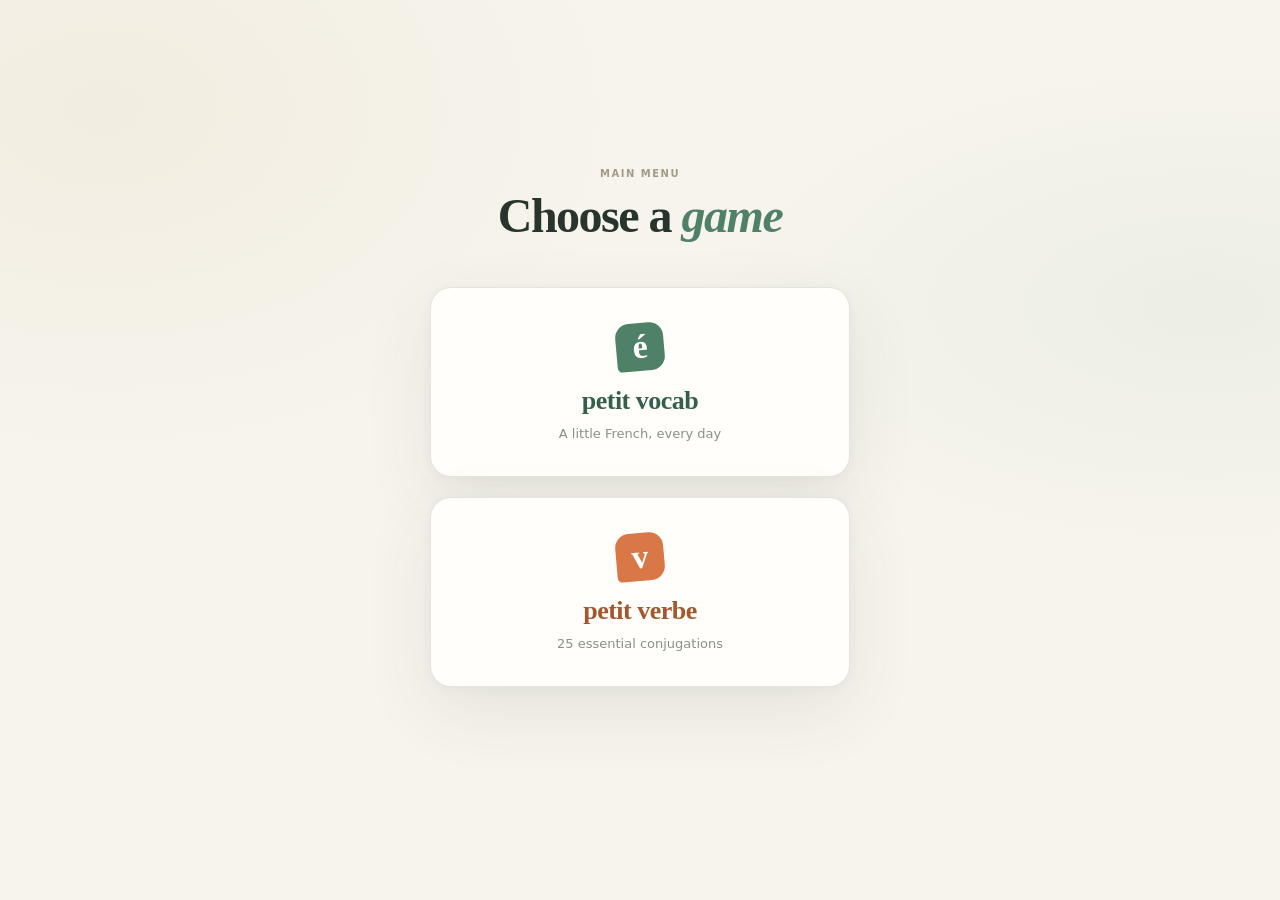
<file: index.html>
<!doctype html>
<html lang="en">
<head>
  <meta charset="utf-8">
  <meta name="viewport" content="width=device-width, initial-scale=1">
  <meta name="theme-color" content="#f7f4ed">
  <meta name="description" content="Main menu">
  <title>Menu</title>
  <style>
    :root {
      color-scheme: light;
      --ink: #27352d;
      --muted: #849087;
      --paper: #f7f4ed;
      --card: #fffefa;
      
      /* petit vocab theme */
      --green: #4f8068;
      --green-dark: #355f4a;
      
      /* petit verbe theme */
      --orange: #d97746;
      --orange-dark: #a6562e;
      
      --shadow: 0 24px 70px rgba(52, 65, 53, .09), 0 3px 12px rgba(52, 65, 53, .04);
    }

    * { box-sizing: border-box; }

    body {
      min-width: 320px;
      min-height: 100vh;
      margin: 0;
      color: var(--ink);
      background:
        radial-gradient(ellipse at 8% 12%, rgba(225, 216, 187, .25), transparent 32%),
        radial-gradient(ellipse at 94% 34%, rgba(207, 224, 208, .27), transparent 30%),
        var(--paper);
      font-family: 'DM Sans', ui-rounded, system-ui, -apple-system, BlinkMacSystemFont, 'Segoe UI', sans-serif;
      display: flex;
      align-items: center;
      justify-content: center;
    }

    .menu-screen {
      width: min(100% - 40px, 420px);
      text-align: center;
      padding-bottom: 5vh;
    }

    .eyebrow {
      margin: 0 0 12px;
      color: #a19b88;
      font-size: 10px;
      font-weight: 800;
      letter-spacing: 1.5px;
    }

    h1 {
      margin: 0 0 45px;
      font-family: 'Playfair Display', Georgia, serif;
      font-size: clamp(38px, 7vw, 48px);
      line-height: 1.05;
      letter-spacing: -1.5px;
      font-weight: 700;
    }

    h1 span {
      color: var(--green);
      font-style: italic;
    }

    .menu-options {
      display: flex;
      flex-direction: column;
      gap: 20px;
    }

    .level-btn {
      padding: 35px 20px;
      display: flex;
      flex-direction: column;
      align-items: center;
      justify-content: center;
      gap: 10px;
      border: 1px solid rgba(227, 226, 215, .9);
      border-radius: 21px;
      background: var(--card);
      box-shadow: var(--shadow);
      text-decoration: none;
      transition: transform .2s, border-color .2s, box-shadow .2s;
    }

    .level-btn:hover {
      transform: translateY(-5px);
      border-color: var(--green);
      box-shadow: 0 32px 80px rgba(52, 65, 53, .12), 0 5px 15px rgba(52, 65, 53, .05);
    }
    
    .level-btn.orange:hover {
      border-color: var(--orange);
      box-shadow: 0 32px 80px rgba(166, 86, 46, .12), 0 5px 15px rgba(166, 86, 46, .05);
    }

    .brand-mark {
      width: 48px;
      height: 48px;
      display: flex;
      align-items: center;
      justify-content: center;
      margin-bottom: 5px;
      border-radius: 14px 14px 14px 5px;
      color: white;
      background: var(--green);
      font-family: 'Playfair Display', Georgia, serif;
      font-size: 34px;
      font-weight: 700;
      transform: rotate(-5deg);
    }
    
    .level-btn.orange .brand-mark {
      background: var(--orange);
    }

    .level-btn strong {
      font-size: 26px;
      color: var(--green-dark);
      font-family: 'Playfair Display', Georgia, serif;
      letter-spacing: -0.5px;
    }
    
    .level-btn.orange strong {
      color: var(--orange-dark);
    }

    .level-btn span {
      font-size: 13px;
      color: #899188;
    }

    @media (max-width: 480px) {
      .level-btn { padding: 30px 20px; }
      .brand-mark { width: 42px; height: 42px; font-size: 28px; }
      .level-btn strong { font-size: 22px; }
    }
  </style>
</head>
<body>
  <main class="menu-screen">
    <p class="eyebrow">MAIN MENU</p>
    <h1>Choose a <span>game</span></h1>
    
    <div class="menu-options">
      <a href="petit_vocab/" class="level-btn" aria-label="Play petit vocab">
        <div class="brand-mark" aria-hidden="true">é</div>
        <strong>petit vocab</strong>
        <span>A little French, every day</span>
      </a>
      
      <a href="petit_verbe/" class="level-btn orange" aria-label="Play petit verbe">
        <div class="brand-mark" aria-hidden="true">v</div>
        <strong>petit verbe</strong>
        <span>25 essential conjugations</span>
      </a>
    </div>
  </main>
</body>
</html>
</file>
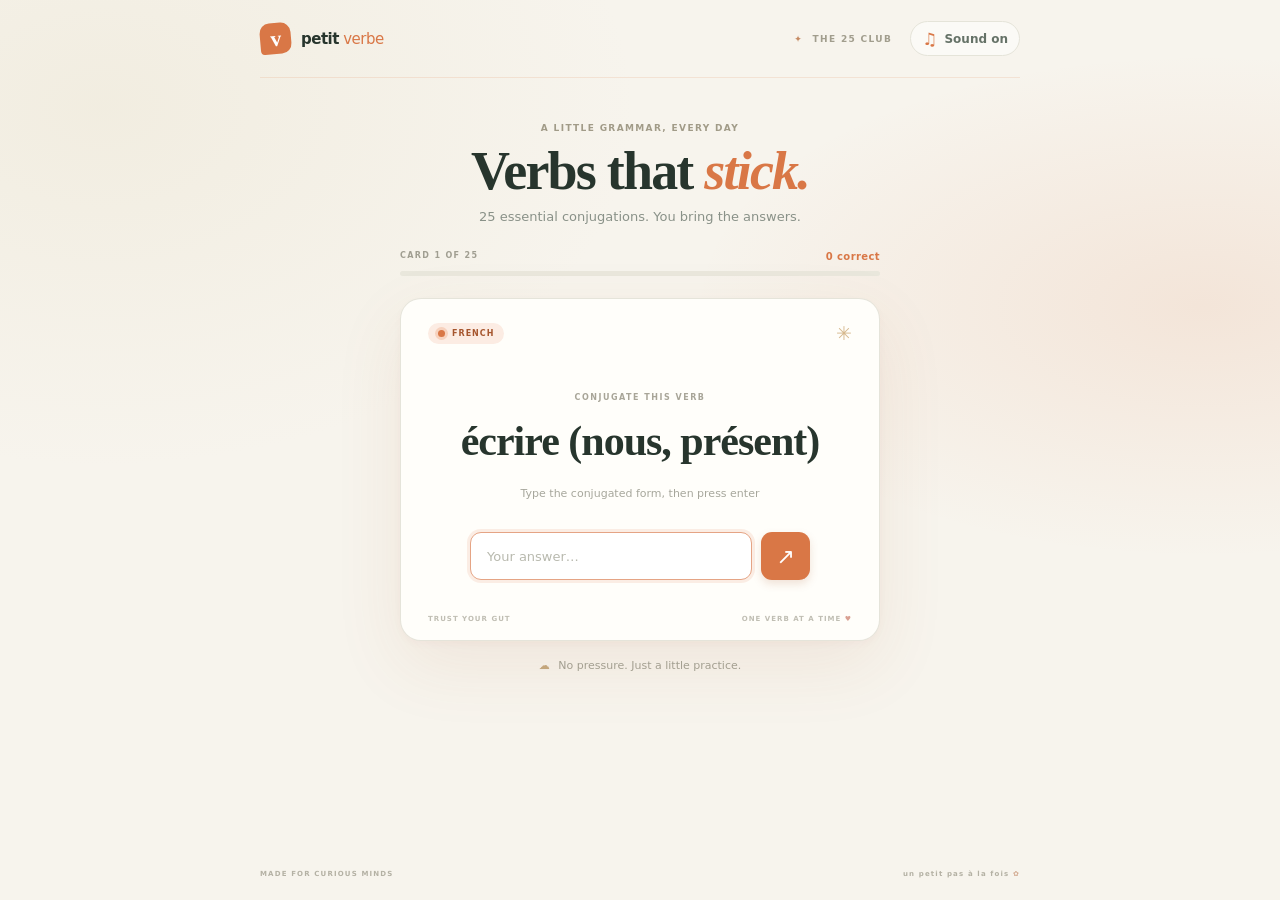
<file: petit_verbe/index.html>
<!doctype html>
<html lang="en">
<head>
  <meta charset="utf-8">
  <meta name="viewport" content="width=device-width, initial-scale=1">
  <meta name="theme-color" content="#f7f4ed">
  <meta name="description" content="A cozy little French conjugation game. Practice essential French verbs.">
  <title>French Verbs — a little conjugation game</title>
  <link rel="stylesheet" href="style.css">
  <script src="script.js" defer></script>
</head>
<body>
  <main class="app-shell">
    <header class="topbar">
      <a class="brand" href="./" aria-label="French verbs home">
        <span class="brand-mark" aria-hidden="true">v</span>
        <span>petit<span class="brand-light"> verbe</span></span>
      </a>
      <div class="topbar-right">
        <span class="daily-tag"><span aria-hidden="true">✦</span> THE 25 CLUB</span>
        <button class="mute-button" id="mute-button" type="button" aria-label="Mute sounds" aria-pressed="false">
          <span aria-hidden="true">♫</span><span class="mute-label">Sound on</span>
        </button>
      </div>
    </header>

    <section class="intro" aria-labelledby="page-title">
      <p class="eyebrow">A LITTLE GRAMMAR, EVERY DAY</p>
      <h1 id="page-title">Verbs that <span>stick.</span></h1>
      <p class="subtitle">25 essential conjugations. You bring the answers.</p>
    </section>

    <!-- Game Screen -->
    <section class="game-screen" id="game-screen" aria-label="French conjugation game">
      <div class="progress-area" aria-label="Game progress">
        <div class="progress-meta">
          <span id="progress-text">CARD 1 OF 25</span>
          <span id="score-text">0 correct</span>
        </div>
        <div class="progress-track" role="progressbar" aria-label="Cards completed" aria-valuemin="0" aria-valuemax="25" aria-valuenow="0">
          <div class="progress-fill" id="progress-fill"></div>
        </div>
      </div>
      
      <div class="card-wrap">
        <article class="flashcard" id="flashcard">
          <div class="card-topline">
            <span class="language-pill"><span class="flag-dot" aria-hidden="true"></span> FRENCH</span>
            <span class="card-sparkle" aria-hidden="true">✳</span>
          </div>
          <div class="word-stage">
            <p class="prompt-label">CONJUGATE THIS VERB</p>
            <h2 id="french-word">aller (tu, présent)</h2>
            <p class="tiny-hint">Type the conjugated form, then press enter</p>
          </div>
          <form class="answer-form" id="answer-form" autocomplete="off">
            <label class="sr-only" for="answer-input">French conjugation</label>
            <input id="answer-input" name="answer" type="text" placeholder="Your answer…" autocapitalize="off" spellcheck="false" required>
            <button id="submit-button" class="submit-button" type="submit" aria-label="Check answer">
              <span aria-hidden="true">↗</span>
            </button>
          </form>
          <div class="feedback" id="feedback" role="status" aria-live="polite"></div>
          <p class="correct-answer" id="correct-answer" aria-live="polite"></p>
          <div class="card-footer"><span>TRUST YOUR GUT</span><span>ONE VERB AT A TIME <span aria-hidden="true">♥</span></span></div>
        </article>
      </div>
      <p class="under-card-note"><span aria-hidden="true">☁</span> No pressure. Just a little practice.</p>
    </section>

    <!-- Results Screen -->
    <section class="results-screen" id="results-screen" aria-labelledby="results-title" hidden>
      <div class="results-heading">
        <div class="result-flower" aria-hidden="true">✿</div>
        <p class="eyebrow">YOU MADE IT THROUGH ALL 25</p>
        <h2 id="results-title">Très bien!</h2>
        <p class="results-subtitle">Every verb practiced is a little win.</p>
      </div>
      
      <div class="score-card">
        <div class="score-main">
          <span class="score-caption">YOUR SCORE</span>
          <strong id="result-score">0%</strong>
        </div>
        <div class="score-details">
          <div><strong id="result-correct">0 / 25 correct</strong><span>got it right</span></div>
          <div><strong id="result-wrong">0 to review</strong><span>room to grow</span></div>
          <div><strong id="result-time">0:00</strong><span>time taken</span></div>
        </div>
      </div>
      
      <div class="mistakes-section" id="mistakes-section">
        <div class="mistakes-heading">
          <div><p class="eyebrow">A GENTLE RECAP</p><h3>Verbs to revisit</h3></div>
          <span class="review-stamp" aria-hidden="true">✎</span>
        </div>
        <div id="mistakes-list" class="mistakes-list"></div>
      </div>

      <div class="correct-section" id="correct-section">
        <div class="mistakes-heading" style="margin-top: 35px;">
          <div><p class="eyebrow">NAILED IT</p><h3>Verbs you got right</h3></div>
          <span class="review-stamp" style="color:var(--orange);" aria-hidden="true">✔</span>
        </div>
        <div id="correct-list" class="mistakes-list"></div>
      </div>
      
      <button class="play-again-button" id="play-again-button" type="button">Play another round <span aria-hidden="true">↗</span></button>
    </section>

    <footer class="page-footer">
      <span>MADE FOR CURIOUS MINDS</span>
      <span>un petit pas à la fois <span aria-hidden="true">✿</span></span>
    </footer>
  </main>
</body>
</html>
</file>
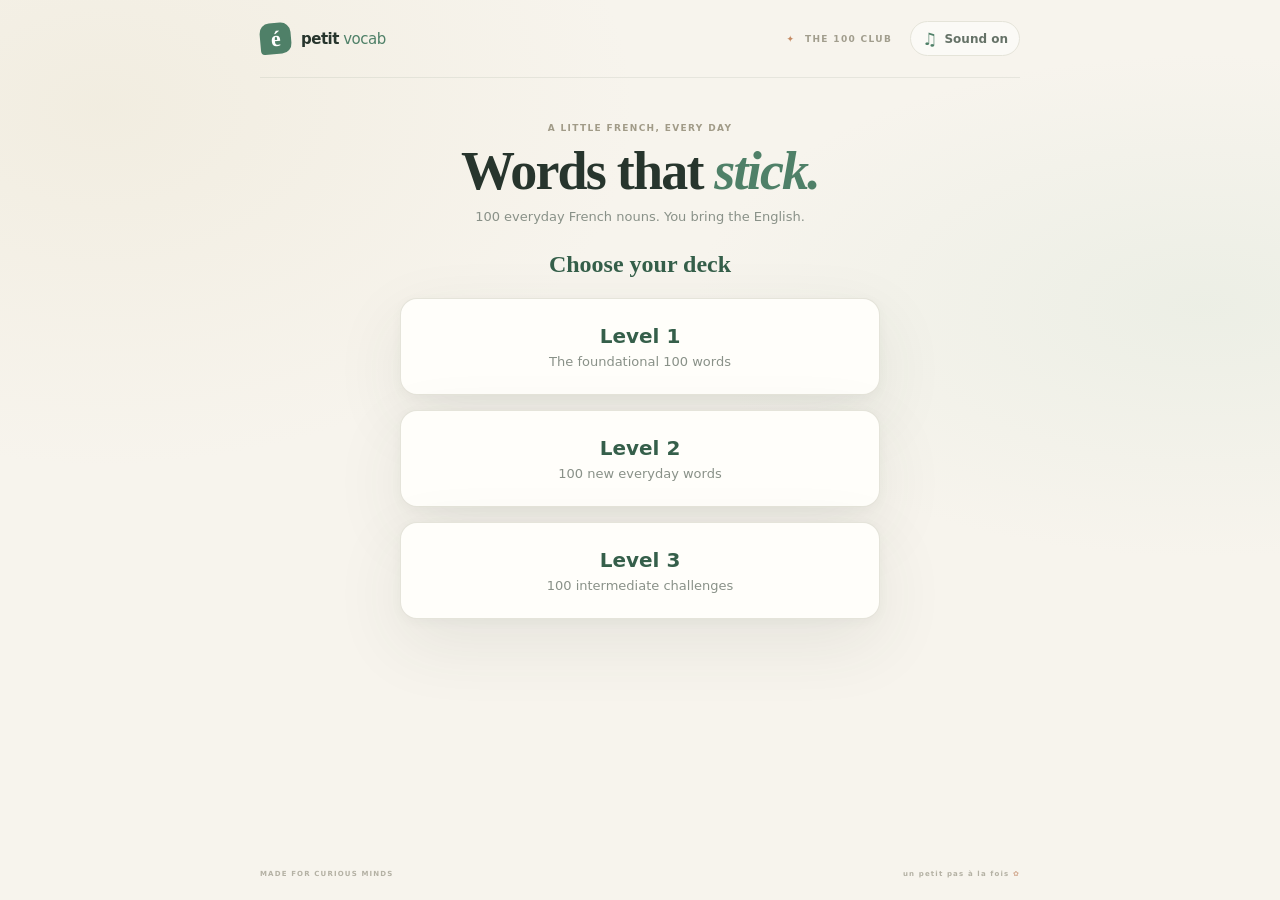
<file: petit_vocab/index.html>
<!doctype html>
<html lang="en">
<head>
  <meta charset="utf-8">
  <meta name="viewport" content="width=device-width, initial-scale=1">
  <meta name="theme-color" content="#f7f4ed">
  <meta name="description" content="A cozy little French-to-English vocabulary game. Learn everyday French nouns.">
  <title>French 100 — a little vocabulary game</title>
  <link rel="stylesheet" href="style.css">
  <script src="script.js" defer></script>
</head>
<body>
  <main class="app-shell">
    <header class="topbar">
      <a class="brand" href="./" aria-label="French 100 home">
        <span class="brand-mark" aria-hidden="true">é</span>
        <span>petit<span class="brand-light"> vocab</span></span>
      </a>
      <div class="topbar-right">
        <span class="daily-tag"><span aria-hidden="true">✦</span> THE 100 CLUB</span>
        <button class="mute-button" id="mute-button" type="button" aria-label="Mute sounds" aria-pressed="false">
          <span aria-hidden="true">♫</span><span class="mute-label">Sound on</span>
        </button>
      </div>
    </header>

    <section class="intro" aria-labelledby="page-title">
      <p class="eyebrow">A LITTLE FRENCH, EVERY DAY</p>
      <h1 id="page-title">Words that <span>stick.</span></h1>
      <p class="subtitle">100 everyday French nouns. You bring the English.</p>
    </section>

    <!-- Level Selection Screen -->
    <section class="level-screen" id="level-screen">
      <h2>Choose your deck</h2>
      <div class="level-buttons">
        <button id="btn-level-1" class="level-btn">
          <strong>Level 1</strong>
          <span>The foundational 100 words</span>
        </button>
        <button id="btn-level-2" class="level-btn">
          <strong>Level 2</strong>
          <span>100 new everyday words</span>
        </button>
        <button id="btn-level-3" class="level-btn">
          <strong>Level 3</strong>
          <span>100 intermediate challenges</span>
        </button>
      </div>
    </section>

    <!-- Game Screen -->
    <section class="game-screen" id="game-screen" aria-label="French vocabulary game" hidden>
      <div class="progress-area" aria-label="Game progress">
        <div class="progress-meta">
          <span id="progress-text">WORD 1 OF 100</span>
          <span id="score-text">0 correct</span>
        </div>
        <div class="progress-track" role="progressbar" aria-label="Words completed" aria-valuemin="0" aria-valuemax="100" aria-valuenow="0">
          <div class="progress-fill" id="progress-fill"></div>
        </div>
      </div>
      
      <div class="card-wrap">
        <article class="flashcard" id="flashcard">
          <div class="card-topline">
            <span class="language-pill"><span class="flag-dot" aria-hidden="true"></span> FRENCH</span>
            <span class="card-sparkle" aria-hidden="true">✳</span>
          </div>
          <div class="word-stage">
            <p class="prompt-label">HOW DO YOU SAY THIS IN ENGLISH?</p>
            <h2 id="french-word">une maison</h2>
            <p class="tiny-hint">Type the meaning, then press enter</p>
          </div>
          <form class="answer-form" id="answer-form" autocomplete="off">
            <label class="sr-only" for="answer-input">English translation</label>
            <input id="answer-input" name="answer" type="text" placeholder="Your translation…" autocapitalize="off" spellcheck="false" required>
            <button id="submit-button" class="submit-button" type="submit" aria-label="Check answer">
              <span aria-hidden="true">↗</span>
            </button>
          </form>
          <div class="feedback" id="feedback" role="status" aria-live="polite"></div>
          <p class="correct-answer" id="correct-answer" aria-live="polite"></p>
          <div class="card-footer"><span>TRUST YOUR GUT</span><span>ONE WORD AT A TIME <span aria-hidden="true">♥</span></span></div>
        </article>
      </div>
      <p class="under-card-note"><span aria-hidden="true">☁</span> No pressure. Just a little practice.</p>
    </section>

    <!-- Results Screen -->
    <section class="results-screen" id="results-screen" aria-labelledby="results-title" hidden>
      <div class="results-heading">
        <div class="result-flower" aria-hidden="true">✿</div>
        <p class="eyebrow">YOU MADE IT THROUGH ALL 100</p>
        <h2 id="results-title">Très bien!</h2>
        <p class="results-subtitle">Every word learned is a little win.</p>
      </div>
      
      <div class="score-card">
        <div class="score-main">
          <span class="score-caption">YOUR SCORE</span>
          <strong id="result-score">0%</strong>
        </div>
        <div class="score-details">
          <div><strong id="result-correct">0 / 100 correct</strong><span>got it right</span></div>
          <div><strong id="result-wrong">0 to review</strong><span>room to grow</span></div>
          <div><strong id="result-time">0:00</strong><span>time taken</span></div>
        </div>
      </div>
      
      <div class="mistakes-section" id="mistakes-section">
        <div class="mistakes-heading">
          <div><p class="eyebrow">A GENTLE RECAP</p><h3>Words to revisit</h3></div>
          <span class="review-stamp" aria-hidden="true">✎</span>
        </div>
        <div id="mistakes-list" class="mistakes-list"></div>
      </div>

      <div class="correct-section" id="correct-section">
        <div class="mistakes-heading" style="margin-top: 35px;">
          <div><p class="eyebrow">NAILED IT</p><h3>Words you got right</h3></div>
          <span class="review-stamp" style="color:var(--green);" aria-hidden="true">✔</span>
        </div>
        <div id="correct-list" class="mistakes-list"></div>
      </div>
      
      <button class="play-again-button" id="play-again-button" type="button">Play another round <span aria-hidden="true">↗</span></button>
    </section>

    <footer class="page-footer">
      <span>MADE FOR CURIOUS MINDS</span>
      <span>un petit pas à la fois <span aria-hidden="true">✿</span></span>
    </footer>
  </main>
</body>
</html>
</file>
<file: petit_verbe/style.css>
:root {
  color-scheme: light;
  --ink: #27352d;
  --muted: #849087;
  --paper: #f7f4ed;
  --card: #fffefa;
  
  /* Cozy Medium Orange Theme */
  --orange: #d97746;
  --orange-dark: #a6562e;
  --orange-soft: #fcece3;
  
  --coral: #d98270;
  --coral-soft: #faeae5;
  --line: #e9e6dc;
  --shadow: 0 24px 70px rgba(166, 86, 46, .09), 0 3px 12px rgba(166, 86, 46, .04);
}

* { box-sizing: border-box; }

body {
  min-width: 320px;
  min-height: 100vh;
  margin: 0;
  color: var(--ink);
  background:
    radial-gradient(ellipse at 8% 12%, rgba(225, 216, 187, .25), transparent 32%),
    radial-gradient(ellipse at 94% 34%, rgba(217, 119, 70, .12), transparent 30%),
    var(--paper);
  font-family: 'DM Sans', ui-rounded, system-ui, -apple-system, BlinkMacSystemFont, 'Segoe UI', sans-serif;
}

button, input { font: inherit; }
button { -webkit-tap-highlight-color: transparent; }

.app-shell { width: min(100% - 40px, 760px); min-height: 100vh; margin: 0 auto; display: flex; flex-direction: column; }
.topbar { min-height: 78px; display: flex; align-items: center; justify-content: space-between; border-bottom: 1px solid rgba(217, 119, 70, .15); }
.brand { display: inline-flex; align-items: center; gap: 10px; color: var(--ink); text-decoration: none; font-size: 15px; font-weight: 800; letter-spacing: -.5px; }
.brand-mark { width: 31px; height: 31px; display: grid; place-items: center; border-radius: 10px 10px 10px 4px; color: white; background: var(--orange); font-family: 'Playfair Display', Georgia, serif; font-size: 22px; font-weight: 700; transform: rotate(-5deg); }
.brand-light { color: var(--orange); font-weight: 500; }
.topbar-right { display: flex; align-items: center; gap: 18px; }
.daily-tag, .eyebrow, .progress-meta, .card-footer, .score-caption, .mistake-answers span, .page-footer { font-size: 9px; font-weight: 800; letter-spacing: 1.35px; }
.daily-tag { color: #a19d8d; }
.daily-tag span { margin-right: 5px; color: #c58a63; }

.mute-button { display: inline-flex; align-items: center; justify-content: center; gap: 7px; min-height: 35px; padding: 0 11px; border: 1px solid #e5e4d9; border-radius: 999px; color: #657267; background: rgba(255,255,255,.48); cursor: pointer; font-size: 12px; font-weight: 700; transition: border-color .2s, background .2s, transform .2s; }
.mute-button:hover { border-color: #e5a485; background: white; transform: translateY(-1px); }
.mute-button > span:first-child { color: var(--orange); font-size: 17px; }

.intro { padding: 45px 0 27px; text-align: center; }
.eyebrow { margin: 0 0 10px; color: #a19b88; }
h1, h2, h3, p { margin-top: 0; }
h1, .results-heading h2 { margin-bottom: 9px; font-family: 'Playfair Display', Georgia, serif; font-size: clamp(38px, 7vw, 54px); line-height: 1.05; letter-spacing: -1.8px; font-weight: 700; }
h1 span { color: var(--orange); font-style: italic; }
.subtitle, .results-subtitle { margin: 0; color: #899188; font-size: 13px; }

.progress-area { width: min(100%, 480px); margin: 0 auto 22px; }
.progress-meta { display: flex; justify-content: space-between; margin-bottom: 9px; color: #a09e91; font-size: 8px; }
#score-text { color: var(--orange); letter-spacing: .4px; text-transform: none; font-size: 10px; }
.progress-track { height: 5px; overflow: hidden; border-radius: 99px; background: #e9e7dc; }
.progress-fill { width: 0; height: 100%; border-radius: inherit; background: linear-gradient(90deg, #e5a485, #d97746); transition: width .35s ease; }

.game-screen { width: 100%; }
.card-wrap { width: min(100%, 480px); margin: 0 auto; perspective: 1000px; }
.flashcard { position: relative; min-height: 342px; padding: 23px 27px 17px; overflow: hidden; border: 1px solid rgba(227, 226, 215, .9); border-radius: 21px; background: var(--card); box-shadow: var(--shadow); transform-origin: 50% 84%; will-change: transform; }
.card-topline { display: flex; align-items: center; justify-content: space-between; }
.language-pill { display: inline-flex; align-items: center; gap: 7px; padding: 6px 10px; border-radius: 999px; color: #a6562e; background: #fcece3; font-size: 8px; font-weight: 800; letter-spacing: 1px; }
.flag-dot { width: 7px; height: 7px; border-radius: 50%; background: #d97746; box-shadow: 0 0 0 3px #f7d2be; }
.card-sparkle { color: #d6b88d; font-size: 19px; }
.word-stage { padding: 49px 0 32px; text-align: center; }
.prompt-label { margin-bottom: 15px; color: #a8a598; font-size: 8px; font-weight: 800; letter-spacing: 1.5px; }
.word-stage h2 { min-height: 61px; margin: 0 0 9px; color: var(--ink); font-family: 'Playfair Display', Georgia, serif; font-size: clamp(35px, 8vw, 42px); line-height: 1.15; letter-spacing: -1.0px; }
.tiny-hint { margin: 0; color: #a7a79c; font-size: 11px; }
.answer-form { display: flex; gap: 9px; width: min(100%, 340px); margin: 0 auto; }
.answer-form input { width: 100%; min-width: 0; height: 48px; padding: 0 16px; outline: none; border: 1px solid #e6e7de; border-radius: 11px; color: var(--ink); background: #fbfbf7; font-size: 13px; transition: border-color .2s, box-shadow .2s, background .2s; }
.answer-form input::placeholder { color: #b8b9ae; }
.answer-form input:focus { border-color: #e5a485; background: white; box-shadow: 0 0 0 3px rgba(217, 119, 70, .12); }
.answer-form input:disabled { opacity: .68; }
.submit-button { flex: 0 0 49px; height: 48px; display: grid; place-items: center; border: 0; border-radius: 11px; color: white; background: var(--orange); box-shadow: 0 4px 9px rgba(166, 86, 46, .17); cursor: pointer; font-size: 22px; transition: transform .18s, background .18s, opacity .18s; }
.submit-button:hover:not(:disabled) { background: var(--orange-dark); transform: translateY(-2px); }
.submit-button:active:not(:disabled) { transform: translateY(0); }
.submit-button:disabled { cursor: not-allowed; opacity: .55; }
.feedback { min-height: 22px; padding-top: 12px; text-align: center; font-size: 12px; font-weight: 700; }
.feedback.success { color: var(--orange); }
.feedback.error { color: #c66d5d; }
.feedback.gentle { color: #a18a5e; }
.correct-answer { min-height: 17px; margin: -1px 0 5px; color: var(--orange-dark); text-align: center; font-size: 12px; font-weight: 800; }
.card-footer { position: absolute; right: 27px; bottom: 17px; left: 27px; display: flex; justify-content: space-between; color: #c0beb3; font-size: 7px; letter-spacing: 1px; }
.card-footer span span { color: #d9a092; }
.under-card-note { margin: 18px 0 0; color: #a3a295; text-align: center; font-size: 11px; }
.under-card-note span { margin-right: 5px; color: #c5aa80; }

@keyframes swingRight {
  0% { transform: translateX(0) rotate(0); opacity: 1; }
  28% { transform: translateX(18px) rotate(5deg); }
  100% { transform: translateX(115%) rotate(17deg); opacity: 0; }
}
@keyframes swingLeft {
  0% { transform: translateX(0) rotate(0); opacity: 1; }
  6% { transform: translateX(-15px) rotate(-3deg); opacity: 1; }
  85% { transform: translateX(-15px) rotate(-3deg); opacity: 1; }
  100% { transform: translateX(-115%) rotate(-17deg); opacity: 0; }
}
.flashcard.swing-right { animation: swingRight .85s cubic-bezier(.46, 0, .7, .35) forwards; }
.flashcard.swing-left { animation: swingLeft 3s cubic-bezier(.46, 0, .7, .35) forwards; }

.results-screen { width: min(100%, 540px); margin: 0 auto; padding-bottom: 34px; }
.results-heading { padding: 9px 0 20px; text-align: center; }
.result-flower { margin-bottom: 8px; color: #d2a876; font-size: 37px; line-height: 1; }
.results-heading h2 { margin: 0 0 7px; color: var(--orange-dark); font-size: 42px; }
.score-card { display: flex; align-items: center; gap: 27px; padding: 22px 27px; border: 1px solid #e7e6da; border-radius: 17px; background: rgba(255,255,255,.72); box-shadow: 0 12px 35px rgba(166, 86, 46, .045); }
.score-main { min-width: 115px; display: flex; flex-direction: column; gap: 1px; }
.score-caption { color: #aaa696; font-size: 8px; }
.score-main strong { color: var(--orange); font-family: 'Playfair Display', Georgia, serif; font-size: 50px; line-height: 1.1; }
.score-details { flex: 1; display: grid; grid-template-columns: 1fr 1fr; gap: 12px; padding-left: 25px; border-left: 1px solid var(--line); }
.score-details div { display: flex; flex-direction: column; gap: 5px; }
.score-details strong { color: var(--ink); font-size: 12px; }
.score-details span { color: #a1a397; font-size: 10px; }
.mistakes-section { margin-top: 28px; }
.mistakes-heading { display: flex; align-items: center; justify-content: space-between; margin-bottom: 12px; }
.mistakes-heading .eyebrow { margin-bottom: 4px; font-size: 8px; }
.mistakes-heading h3 { margin: 0; font-family: 'Playfair Display', Georgia, serif; font-size: 23px; letter-spacing: -.5px; }
.review-stamp { color: #c6aa82; font-size: 23px; }
.mistakes-list { display: grid; gap: 8px; }
.mistake-item { display: flex; align-items: center; justify-content: space-between; gap: 18px; padding: 13px 16px; border: 1px solid #e9e7dc; border-radius: 12px; background: rgba(255,255,255,.66); }
.mistake-french { flex: 0 0 35%; color: var(--ink); font-family: 'Playfair Display', Georgia, serif; font-size: 15px; font-weight: 700; }
.mistake-answers { flex: 1; display: grid; grid-template-columns: 1fr 1fr; gap: 10px; }
.mistake-answers p { min-width: 0; display: flex; flex-direction: column; gap: 4px; margin: 0; }
.mistake-answers span { color: #aaa89c; font-size: 7px; letter-spacing: 1px; }
.mistake-answers strong { overflow-wrap: anywhere; color: #6b756b; font-size: 11px; font-weight: 600; }
.mistake-answers .expected-answer strong { color: var(--orange-dark); }
.mistake-answers .your-answer strong { color: #bd7668; }
.correct-item .mistake-answers .your-answer strong { color: var(--orange); }
.all-correct { margin: 0; padding: 20px; border-radius: 12px; color: var(--orange-dark); background: var(--orange-soft); text-align: center; font-family: 'Playfair Display', Georgia, serif; font-size: 18px; }
.play-again-button { width: 100%; min-height: 49px; display: flex; align-items: center; justify-content: center; gap: 12px; margin-top: 22px; border: 0; border-radius: 12px; color: white; background: var(--orange); box-shadow: 0 6px 15px rgba(166, 86, 46, .16); cursor: pointer; font-size: 13px; font-weight: 700; transition: transform .18s, background .18s; }
.play-again-button:hover { transform: translateY(-2px); background: var(--orange-dark); }
.play-again-button span { font-size: 18px; }

.page-footer { display: flex; justify-content: space-between; gap: 12px; margin-top: auto; padding: 30px 0 22px; color: #b4b1a4; font-size: 7px; letter-spacing: 1.15px; }
.page-footer span span { color: #d1a78d; }
[hidden] { display: none !important; }
.sr-only { position: absolute; width: 1px; height: 1px; padding: 0; margin: -1px; overflow: hidden; clip: rect(0,0,0,0); white-space: nowrap; border: 0; }

@media (max-width: 560px) {
  .app-shell { width: min(100% - 28px, 480px); }
  .topbar { min-height: 66px; }
  .topbar-right { gap: 9px; }
  .daily-tag { display: none; }
  .intro { padding: 35px 0 24px; }
  .progress-area { margin-bottom: 17px; }
  .flashcard { min-height: 335px; padding: 20px 19px 17px; border-radius: 17px; }
  .word-stage { padding: 48px 0 30px; }
  .card-footer { right: 19px; left: 19px; }
  .score-card { gap: 15px; padding: 18px; }
  .score-main { min-width: 92px; }
  .score-main strong { font-size: 43px; }
  .score-details { gap: 8px; padding-left: 15px; }
  .score-details strong { font-size: 10px; }
  .mistake-item { align-items: flex-start; flex-direction: column; gap: 8px; }
  .mistake-french { flex-basis: auto; }
  .mistake-answers { width: 100%; }
  .page-footer { font-size: 6px; }
}

@media (prefers-reduced-motion: reduce) {
  *, *::before, *::after { scroll-behavior: auto !important; transition-duration: .01ms !important; animation-duration: .01ms !important; animation-iteration-count: 1 !important; }
}
</file>
<file: petit_vocab/style.css>
:root {
  color-scheme: light;
  --ink: #27352d;
  --muted: #849087;
  --paper: #f7f4ed;
  --card: #fffefa;
  --green: #4f8068;
  --green-dark: #355f4a;
  --green-soft: #e8f0e9;
  --coral: #d98270;
  --coral-soft: #faeae5;
  --line: #e9e6dc;
  --shadow: 0 24px 70px rgba(52, 65, 53, .09), 0 3px 12px rgba(52, 65, 53, .04);
}

* { box-sizing: border-box; }

body {
  min-width: 320px;
  min-height: 100vh;
  margin: 0;
  color: var(--ink);
  background:
    radial-gradient(ellipse at 8% 12%, rgba(225, 216, 187, .25), transparent 32%),
    radial-gradient(ellipse at 94% 34%, rgba(207, 224, 208, .27), transparent 30%),
    var(--paper);
  font-family: 'DM Sans', ui-rounded, system-ui, -apple-system, BlinkMacSystemFont, 'Segoe UI', sans-serif;
}

button, input { font: inherit; }
button { -webkit-tap-highlight-color: transparent; }

.app-shell { width: min(100% - 40px, 760px); min-height: 100vh; margin: 0 auto; display: flex; flex-direction: column; }
.topbar { min-height: 78px; display: flex; align-items: center; justify-content: space-between; border-bottom: 1px solid rgba(91, 108, 93, .11); }
.brand { display: inline-flex; align-items: center; gap: 10px; color: var(--ink); text-decoration: none; font-size: 15px; font-weight: 800; letter-spacing: -.5px; }
.brand-mark { width: 31px; height: 31px; display: grid; place-items: center; border-radius: 10px 10px 10px 4px; color: white; background: var(--green); font-family: 'Playfair Display', Georgia, serif; font-size: 22px; font-weight: 700; transform: rotate(-5deg); }
.brand-light { color: var(--green); font-weight: 500; }
.topbar-right { display: flex; align-items: center; gap: 18px; }
.daily-tag, .eyebrow, .progress-meta, .card-footer, .score-caption, .mistake-answers span, .page-footer { font-size: 9px; font-weight: 800; letter-spacing: 1.35px; }
.daily-tag { color: #a19d8d; }
.daily-tag span { margin-right: 5px; color: #c58a63; }

.mute-button { display: inline-flex; align-items: center; justify-content: center; gap: 7px; min-height: 35px; padding: 0 11px; border: 1px solid #e5e4d9; border-radius: 999px; color: #657267; background: rgba(255,255,255,.48); cursor: pointer; font-size: 12px; font-weight: 700; transition: border-color .2s, background .2s, transform .2s; }
.mute-button:hover { border-color: #c7d4c9; background: white; transform: translateY(-1px); }
.mute-button > span:first-child { color: var(--green); font-size: 17px; }

.intro { padding: 45px 0 27px; text-align: center; }
.eyebrow { margin: 0 0 10px; color: #a19b88; }
h1, h2, h3, p { margin-top: 0; }
h1, .results-heading h2 { margin-bottom: 9px; font-family: 'Playfair Display', Georgia, serif; font-size: clamp(38px, 7vw, 54px); line-height: 1.05; letter-spacing: -1.8px; font-weight: 700; }
h1 span { color: var(--green); font-style: italic; }
.subtitle, .results-subtitle { margin: 0; color: #899188; font-size: 13px; }

/* Level Selection Styles */
.level-screen { width: min(100%, 480px); margin: 0 auto 30px; text-align: center; }
.level-screen h2 { font-size: 24px; font-family: 'Playfair Display', Georgia, serif; margin-bottom: 20px; color: var(--green-dark); }
.level-buttons { display: flex; flex-direction: column; gap: 15px; }
.level-btn { padding: 25px 20px; display: flex; flex-direction: column; align-items: center; justify-content: center; gap: 6px; border: 1px solid rgba(227, 226, 215, .9); border-radius: 17px; background: var(--card); box-shadow: var(--shadow); cursor: pointer; transition: transform .2s, border-color .2s; }
.level-btn:hover { transform: translateY(-3px); border-color: var(--green); }
.level-btn strong { font-size: 20px; color: var(--green-dark); }
.level-btn span { font-size: 13px; color: #899188; }

.progress-area { width: min(100%, 480px); margin: 0 auto 22px; }
.progress-meta { display: flex; justify-content: space-between; margin-bottom: 9px; color: #a09e91; font-size: 8px; }
#score-text { color: var(--green); letter-spacing: .4px; text-transform: none; font-size: 10px; }
.progress-track { height: 5px; overflow: hidden; border-radius: 99px; background: #e9e7dc; }
.progress-fill { width: 0; height: 100%; border-radius: inherit; background: linear-gradient(90deg, #83a88d, #4f8068); transition: width .35s ease; }

.game-screen { width: 100%; }
.card-wrap { width: min(100%, 480px); margin: 0 auto; perspective: 1000px; }
.flashcard { position: relative; min-height: 342px; padding: 23px 27px 17px; overflow: hidden; border: 1px solid rgba(227, 226, 215, .9); border-radius: 21px; background: var(--card); box-shadow: var(--shadow); transform-origin: 50% 84%; will-change: transform; }
.card-topline { display: flex; align-items: center; justify-content: space-between; }
.language-pill { display: inline-flex; align-items: center; gap: 7px; padding: 6px 10px; border-radius: 999px; color: #6e8374; background: #eef3ed; font-size: 8px; font-weight: 800; letter-spacing: 1px; }
.flag-dot { width: 7px; height: 7px; border-radius: 50%; background: #7d9c81; box-shadow: 0 0 0 3px #dbe8dc; }
.card-sparkle { color: #d6b88d; font-size: 19px; }
.word-stage { padding: 49px 0 32px; text-align: center; }
.prompt-label { margin-bottom: 15px; color: #a8a598; font-size: 8px; font-weight: 800; letter-spacing: 1.5px; }
.word-stage h2 { min-height: 61px; margin: 0 0 9px; color: var(--ink); font-family: 'Playfair Display', Georgia, serif; font-size: clamp(35px, 8vw, 48px); line-height: 1.15; letter-spacing: -1.4px; }
.tiny-hint { margin: 0; color: #a7a79c; font-size: 11px; }
.answer-form { display: flex; gap: 9px; width: min(100%, 340px); margin: 0 auto; }
.answer-form input { width: 100%; min-width: 0; height: 48px; padding: 0 16px; outline: none; border: 1px solid #e6e7de; border-radius: 11px; color: var(--ink); background: #fbfbf7; font-size: 13px; transition: border-color .2s, box-shadow .2s, background .2s; }
.answer-form input::placeholder { color: #b8b9ae; }
.answer-form input:focus { border-color: #91b09a; background: white; box-shadow: 0 0 0 3px rgba(112, 158, 124, .12); }
.answer-form input:disabled { opacity: .68; }
.submit-button { flex: 0 0 49px; height: 48px; display: grid; place-items: center; border: 0; border-radius: 11px; color: white; background: var(--green); box-shadow: 0 4px 9px rgba(57, 101, 74, .17); cursor: pointer; font-size: 22px; transition: transform .18s, background .18s, opacity .18s; }
.submit-button:hover:not(:disabled) { background: var(--green-dark); transform: translateY(-2px); }
.submit-button:active:not(:disabled) { transform: translateY(0); }
.submit-button:disabled { cursor: not-allowed; opacity: .55; }
.feedback { min-height: 22px; padding-top: 12px; text-align: center; font-size: 12px; font-weight: 700; }
.feedback.success { color: var(--green); }
.feedback.error { color: #c66d5d; }
.feedback.gentle { color: #a18a5e; }
.correct-answer { min-height: 17px; margin: -1px 0 5px; color: var(--green-dark); text-align: center; font-size: 12px; font-weight: 800; }
.card-footer { position: absolute; right: 27px; bottom: 17px; left: 27px; display: flex; justify-content: space-between; color: #c0beb3; font-size: 7px; letter-spacing: 1px; }
.card-footer span span { color: #d9a092; }
.under-card-note { margin: 18px 0 0; color: #a3a295; text-align: center; font-size: 11px; }
.under-card-note span { margin-right: 5px; color: #c5aa80; }

@keyframes swingRight {
  0% { transform: translateX(0) rotate(0); opacity: 1; }
  28% { transform: translateX(18px) rotate(5deg); }
  100% { transform: translateX(115%) rotate(17deg); opacity: 0; }
}
@keyframes swingLeft {
  0% { transform: translateX(0) rotate(0); opacity: 1; }
  6% { transform: translateX(-15px) rotate(-3deg); opacity: 1; }
  85% { transform: translateX(-15px) rotate(-3deg); opacity: 1; }
  100% { transform: translateX(-115%) rotate(-17deg); opacity: 0; }
}
.flashcard.swing-right { animation: swingRight .85s cubic-bezier(.46, 0, .7, .35) forwards; }
.flashcard.swing-left { animation: swingLeft 3s cubic-bezier(.46, 0, .7, .35) forwards; }

.results-screen { width: min(100%, 540px); margin: 0 auto; padding-bottom: 34px; }
.results-heading { padding: 9px 0 20px; text-align: center; }
.result-flower { margin-bottom: 8px; color: #d2a876; font-size: 37px; line-height: 1; }
.results-heading h2 { margin: 0 0 7px; color: var(--green-dark); font-size: 42px; }
.score-card { display: flex; align-items: center; gap: 27px; padding: 22px 27px; border: 1px solid #e7e6da; border-radius: 17px; background: rgba(255,255,255,.72); box-shadow: 0 12px 35px rgba(52,65,53,.045); }
.score-main { min-width: 115px; display: flex; flex-direction: column; gap: 1px; }
.score-caption { color: #aaa696; font-size: 8px; }
.score-main strong { color: var(--green); font-family: 'Playfair Display', Georgia, serif; font-size: 50px; line-height: 1.1; }
.score-details { flex: 1; display: grid; grid-template-columns: 1fr 1fr; gap: 12px; padding-left: 25px; border-left: 1px solid var(--line); }
.score-details div { display: flex; flex-direction: column; gap: 5px; }
.score-details strong { color: var(--ink); font-size: 12px; }
.score-details span { color: #a1a397; font-size: 10px; }
.mistakes-section { margin-top: 28px; }
.mistakes-heading { display: flex; align-items: center; justify-content: space-between; margin-bottom: 12px; }
.mistakes-heading .eyebrow { margin-bottom: 4px; font-size: 8px; }
.mistakes-heading h3 { margin: 0; font-family: 'Playfair Display', Georgia, serif; font-size: 23px; letter-spacing: -.5px; }
.review-stamp { color: #c6aa82; font-size: 23px; }
.mistakes-list { display: grid; gap: 8px; }
.mistake-item { display: flex; align-items: center; justify-content: space-between; gap: 18px; padding: 13px 16px; border: 1px solid #e9e7dc; border-radius: 12px; background: rgba(255,255,255,.66); }
.mistake-french { flex: 0 0 27%; color: var(--ink); font-family: 'Playfair Display', Georgia, serif; font-size: 17px; font-weight: 700; }
.mistake-answers { flex: 1; display: grid; grid-template-columns: 1fr 1fr; gap: 10px; }
.mistake-answers p { min-width: 0; display: flex; flex-direction: column; gap: 4px; margin: 0; }
.mistake-answers span { color: #aaa89c; font-size: 7px; letter-spacing: 1px; }
.mistake-answers strong { overflow-wrap: anywhere; color: #6b756b; font-size: 11px; font-weight: 600; }
.mistake-answers .expected-answer strong { color: var(--green-dark); }
.mistake-answers .your-answer strong { color: #bd7668; }
.correct-item .mistake-answers .your-answer strong { color: var(--green); }
.all-correct { margin: 0; padding: 20px; border-radius: 12px; color: var(--green-dark); background: var(--green-soft); text-align: center; font-family: 'Playfair Display', Georgia, serif; font-size: 18px; }
.play-again-button { width: 100%; min-height: 49px; display: flex; align-items: center; justify-content: center; gap: 12px; margin-top: 22px; border: 0; border-radius: 12px; color: white; background: var(--green); box-shadow: 0 6px 15px rgba(57,101,74,.16); cursor: pointer; font-size: 13px; font-weight: 700; transition: transform .18s, background .18s; }
.play-again-button:hover { transform: translateY(-2px); background: var(--green-dark); }
.play-again-button span { font-size: 18px; }

.page-footer { display: flex; justify-content: space-between; gap: 12px; margin-top: auto; padding: 30px 0 22px; color: #b4b1a4; font-size: 7px; letter-spacing: 1.15px; }
.page-footer span span { color: #d1a78d; }
[hidden] { display: none !important; }
.sr-only { position: absolute; width: 1px; height: 1px; padding: 0; margin: -1px; overflow: hidden; clip: rect(0,0,0,0); white-space: nowrap; border: 0; }

@media (max-width: 560px) {
  .app-shell { width: min(100% - 28px, 480px); }
  .topbar { min-height: 66px; }
  .topbar-right { gap: 9px; }
  .daily-tag { display: none; }
  .intro { padding: 35px 0 24px; }
  .progress-area { margin-bottom: 17px; }
  .flashcard { min-height: 335px; padding: 20px 19px 17px; border-radius: 17px; }
  .word-stage { padding: 48px 0 30px; }
  .card-footer { right: 19px; left: 19px; }
  .score-card { gap: 15px; padding: 18px; }
  .score-main { min-width: 92px; }
  .score-main strong { font-size: 43px; }
  .score-details { gap: 8px; padding-left: 15px; }
  .score-details strong { font-size: 10px; }
  .mistake-item { align-items: flex-start; flex-direction: column; gap: 8px; }
  .mistake-french { flex-basis: auto; }
  .mistake-answers { width: 100%; }
  .page-footer { font-size: 6px; }
}

@media (prefers-reduced-motion: reduce) {
  *, *::before, *::after { scroll-behavior: auto !important; transition-duration: .01ms !important; animation-duration: .01ms !important; animation-iteration-count: 1 !important; }
}
</file>
